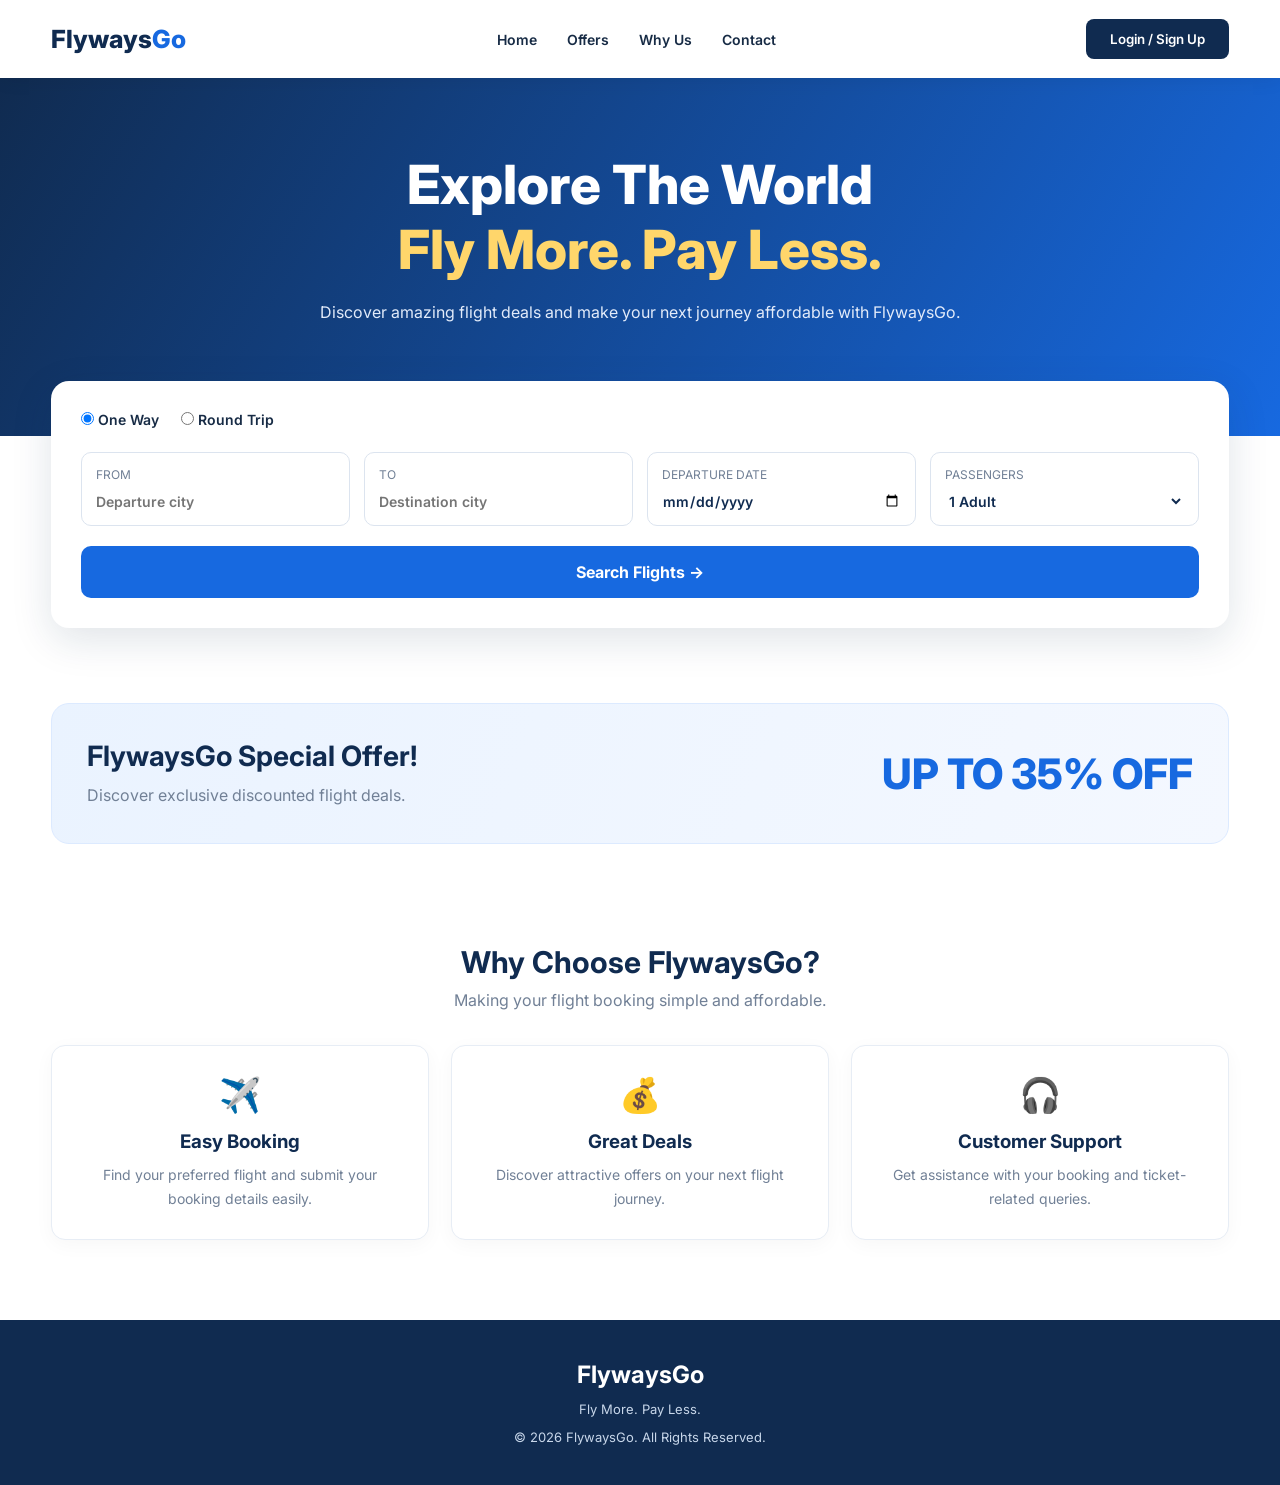
<file: index.html>
<!DOCTYPE html>
<html lang="en">
<head>
  <meta charset="UTF-8">
  <meta name="viewport" content="width=device-width, initial-scale=1.0">
  <meta name="theme-color" content="#102b50">

  <title>FlywaysGo — Fly More. Pay Less.</title>

  <meta name="description" content="Book affordable flights with FlywaysGo.">

  <link rel="stylesheet" href="./style.css">
</head>

<body>

  <header>
    <div class="container navbar">
      <a href="#" class="logo">Flyways<span>Go</span></a>

      <nav class="nav-links">
        <a href="#home">Home</a>
        <a href="#offers">Offers</a>
        <a href="#features">Why Us</a>
        <a href="#contact">Contact</a>
      </nav>

      <button class="login-btn">Login / Sign Up</button>
    </div>
  </header>

  <main>
    <section class="hero" id="home">
      <div class="container">
        <h1>Explore The World<br>
          <span>Fly More. Pay Less.</span>
        </h1>
        <p>Discover amazing flight deals and make your next journey affordable with FlywaysGo.</p>
      </div>
    </section>

    <section class="search-section">
      <div class="container">
        <div class="search-card">

          <div class="trip-options">
            <label><input type="radio" name="trip" checked> One Way</label>
            <label><input type="radio" name="trip"> Round Trip</label>
          </div>

          <div class="search-grid">
            <div class="field">
              <label>FROM</label>
              <input type="text" placeholder="Departure city">
            </div>

            <div class="field">
              <label>TO</label>
              <input type="text" placeholder="Destination city">
            </div>

            <div class="field">
              <label>DEPARTURE DATE</label>
              <input type="date">
            </div>

            <div class="field">
              <label>PASSENGERS</label>
              <select>
                <option>1 Adult</option>
                <option>2 Adults</option>
                <option>3 Adults</option>
                <option>4 Adults</option>
                <option>5 Adults</option>
              </select>
            </div>
          </div>

          <button class="search-btn">Search Flights →</button>

        </div>
      </div>
    </section>

    <section class="offer-section" id="offers">
      <div class="container">
        <div class="offer-box">
          <div>
            <h2>FlywaysGo Special Offer!</h2>
            <p>Discover exclusive discounted flight deals.</p>
          </div>
          <div class="discount">UP TO 35% OFF</div>
        </div>
      </div>
    </section>

    <section class="features" id="features">
      <div class="container">
        <div class="section-title">
          <h2>Why Choose FlywaysGo?</h2>
          <p>Making your flight booking simple and affordable.</p>
        </div>

        <div class="feature-grid">
          <div class="feature-card">
            <div class="feature-icon">✈️</div>
            <h3>Easy Booking</h3>
            <p>Find your preferred flight and submit your booking details easily.</p>
          </div>

          <div class="feature-card">
            <div class="feature-icon">💰</div>
            <h3>Great Deals</h3>
            <p>Discover attractive offers on your next flight journey.</p>
          </div>

          <div class="feature-card">
            <div class="feature-icon">🎧</div>
            <h3>Customer Support</h3>
            <p>Get assistance with your booking and ticket-related queries.</p>
          </div>
        </div>
      </div>
    </section>
  </main>

  <footer id="contact">
    <div class="container">
      <h2>FlywaysGo</h2>
      <p>Fly More. Pay Less.</p>
      <p>© 2026 FlywaysGo. All Rights Reserved.</p>
    </div>
  </footer>
<script src="./script.js"></script>
</body>
</html>
</file>
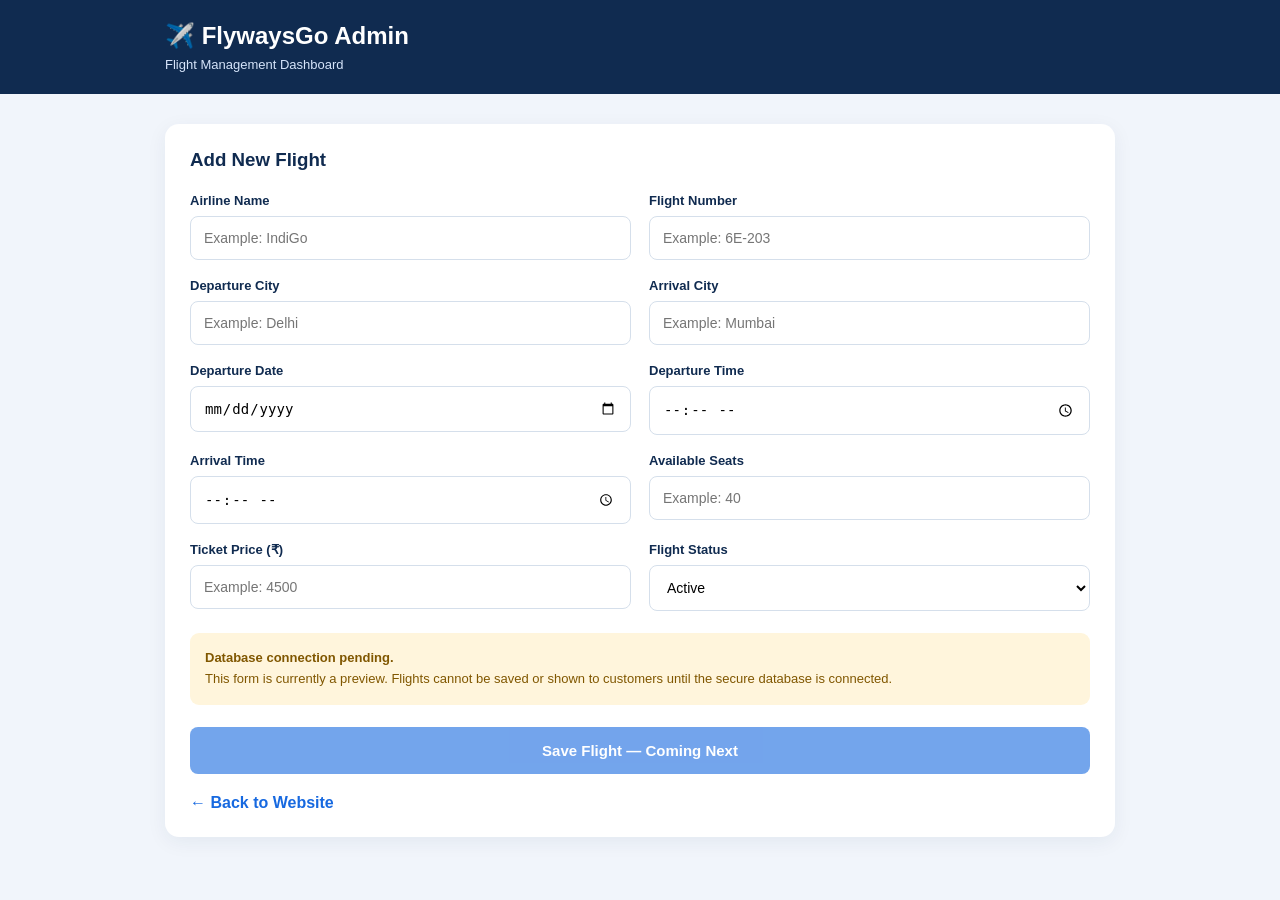
<file: admin.html>
<!DOCTYPE html>
<html lang="en">
<head>
  <meta charset="UTF-8">
  <meta name="viewport" content="width=device-width, initial-scale=1.0">
  <meta name="theme-color" content="#102b50">
  <title>FlywaysGo Admin Panel</title>

  <style>
    * {
      box-sizing: border-box;
    }

    body {
      margin: 0;
      font-family: Arial, sans-serif;
      background: #f1f5fb;
      color: #102b50;
    }

    header {
      background: #102b50;
      color: white;
      padding: 22px;
    }

    .container {
      max-width: 950px;
      width: 92%;
      margin: auto;
    }

    header h2 {
      margin: 0;
    }

    .subtitle {
      color: #d5e4fa;
      font-size: 13px;
      margin-top: 7px;
    }

    .panel {
      background: white;
      padding: 25px;
      margin: 30px auto;
      border-radius: 14px;
      box-shadow: 0 5px 20px #102b5010;
    }

    h3 {
      margin-top: 0;
      margin-bottom: 22px;
    }

    .form-grid {
      display: grid;
      grid-template-columns: 1fr 1fr;
      gap: 18px;
    }

    .field label {
      display: block;
      font-size: 13px;
      font-weight: bold;
      margin-bottom: 8px;
    }

    .field input,
    .field select {
      width: 100%;
      padding: 13px;
      border: 1px solid #d5dfeb;
      border-radius: 8px;
      font-size: 14px;
      background: white;
    }

    .notice {
      background: #fff5dc;
      color: #805700;
      padding: 15px;
      border-radius: 9px;
      font-size: 13px;
      line-height: 1.6;
      margin-top: 22px;
    }

    .save-btn {
      width: 100%;
      padding: 15px;
      margin-top: 22px;
      background: #1769e0;
      color: white;
      border: 0;
      border-radius: 8px;
      font-size: 15px;
      font-weight: bold;
      cursor: not-allowed;
      opacity: .6;
    }

    .back {
      display: inline-block;
      margin-top: 20px;
      color: #1769e0;
      text-decoration: none;
      font-weight: bold;
    }

    @media(max-width: 600px) {
      .form-grid {
        grid-template-columns: 1fr;
      }

      .panel {
        padding: 18px;
      }
    }
  </style>
</head>

<body>

<header>
  <div class="container">
    <h2>✈️ FlywaysGo Admin</h2>
    <div class="subtitle">Flight Management Dashboard</div>
  </div>
</header>

<main class="container">

  <section class="panel">

    <h3>Add New Flight</h3>

    <form id="flightForm">

      <div class="form-grid">

        <div class="field">
          <label>Airline Name</label>
          <input type="text" placeholder="Example: IndiGo" required>
        </div>

        <div class="field">
          <label>Flight Number</label>
          <input type="text" placeholder="Example: 6E-203" required>
        </div>

        <div class="field">
          <label>Departure City</label>
          <input type="text" placeholder="Example: Delhi" required>
        </div>

        <div class="field">
          <label>Arrival City</label>
          <input type="text" placeholder="Example: Mumbai" required>
        </div>

        <div class="field">
          <label>Departure Date</label>
          <input type="date" required>
        </div>

        <div class="field">
          <label>Departure Time</label>
          <input type="time" required>
        </div>

        <div class="field">
          <label>Arrival Time</label>
          <input type="time" required>
        </div>

        <div class="field">
          <label>Available Seats</label>
          <input type="number" min="1" placeholder="Example: 40" required>
        </div>

        <div class="field">
          <label>Ticket Price (₹)</label>
          <input type="number" min="1" placeholder="Example: 4500" required>
        </div>

        <div class="field">
          <label>Flight Status</label>
          <select>
            <option>Active</option>
            <option>Inactive</option>
          </select>
        </div>

      </div>

      <div class="notice">
        <strong>Database connection pending.</strong><br>
        This form is currently a preview. Flights cannot be saved or shown to customers until the secure database is connected.
      </div>

      <button type="button" class="save-btn" disabled>
        Save Flight — Coming Next
      </button>

    </form>

    <a href="./index.html" class="back">← Back to Website</a>

  </section>

</main>

</body>
            </html>
</file>
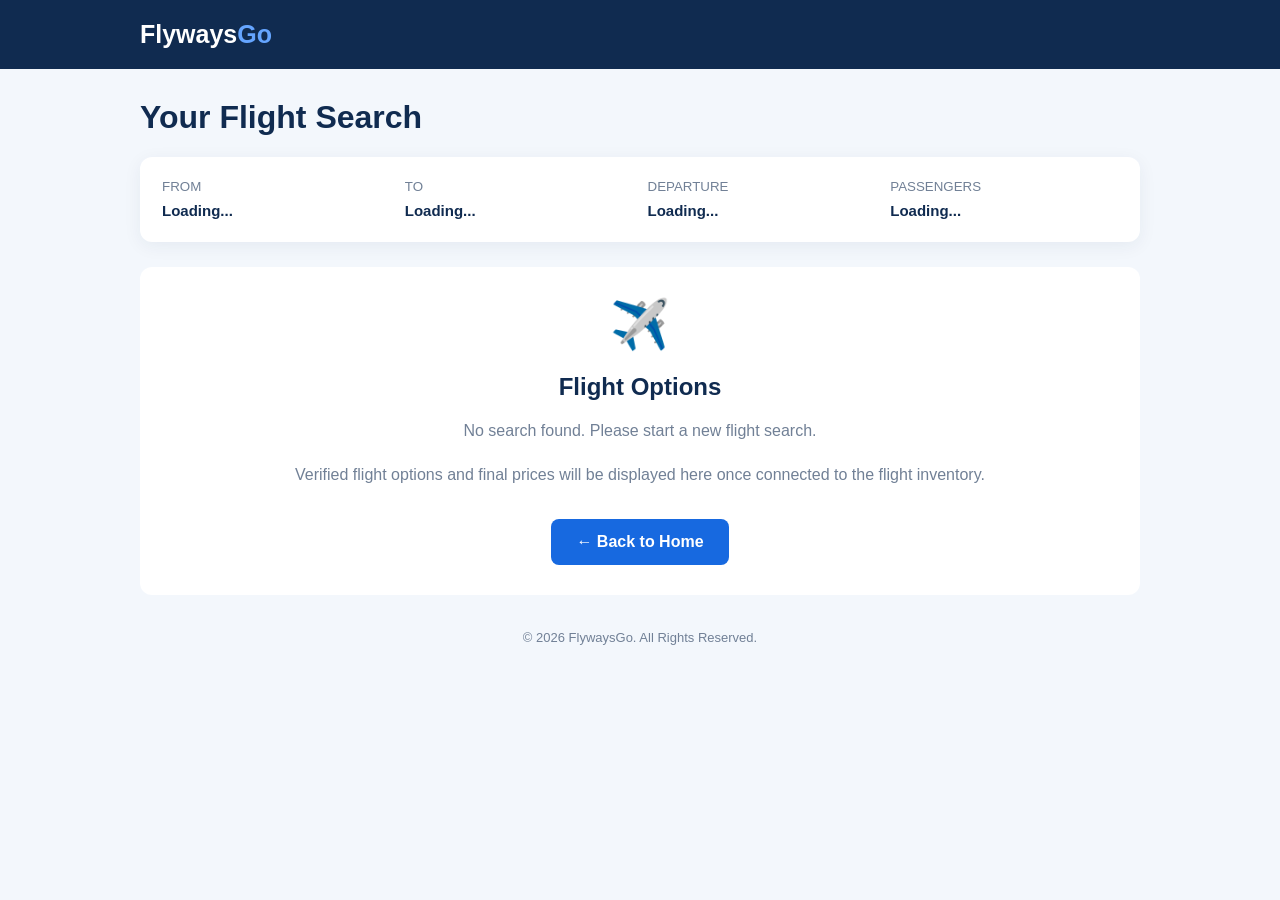
<file: flights.html>
<!DOCTYPE html>
<html lang="en">
<head>
  <meta charset="UTF-8">
  <meta name="viewport" content="width=device-width, initial-scale=1.0">
  <meta name="theme-color" content="#102b50">
  <title>Flight Results | FlywaysGo</title>

  <style>
    * { box-sizing: border-box; }

    body {
      margin: 0;
      font-family: Arial, sans-serif;
      background: #f3f7fc;
      color: #102b50;
    }

    header {
      background: #102b50;
      color: white;
      padding: 20px;
    }

    .container {
      width: 92%;
      max-width: 1000px;
      margin: auto;
    }

    .logo {
      font-size: 25px;
      font-weight: bold;
    }

    .logo span { color: #65a5ff; }

    h1 { margin-top: 30px; }

    .search-summary {
      background: white;
      padding: 22px;
      border-radius: 12px;
      display: grid;
      grid-template-columns: repeat(4, 1fr);
      gap: 15px;
      box-shadow: 0 4px 18px #102b5010;
    }

    .item small {
      display: block;
      color: #718096;
      margin-bottom: 8px;
    }

    .item strong {
      font-size: 15px;
      overflow-wrap: anywhere;
    }

    .results {
      background: white;
      padding: 30px;
      margin-top: 25px;
      border-radius: 12px;
      text-align: center;
    }

    .plane {
      font-size: 48px;
    }

    .results h2 {
      margin-bottom: 10px;
    }

    .results p {
      color: #718096;
      line-height: 1.7;
    }

    .back-btn {
      display: inline-block;
      margin-top: 15px;
      padding: 14px 25px;
      background: #1769e0;
      color: white;
      text-decoration: none;
      border-radius: 8px;
      font-weight: bold;
    }

    footer {
      text-align: center;
      padding: 35px 10px;
      color: #718096;
      font-size: 13px;
    }

    @media(max-width: 600px) {
      .search-summary {
        grid-template-columns: 1fr 1fr;
      }

      .results { padding: 22px 15px; }
    }
  </style>
</head>

<body>

<header>
  <div class="container">
    <div class="logo">Flyways<span>Go</span></div>
  </div>
</header>

<main class="container">

  <h1>Your Flight Search</h1>

  <section class="search-summary">

    <div class="item">
      <small>FROM</small>
      <strong id="from">Loading...</strong>
    </div>

    <div class="item">
      <small>TO</small>
      <strong id="to">Loading...</strong>
    </div>

    <div class="item">
      <small>DEPARTURE</small>
      <strong id="date">Loading...</strong>
    </div>

    <div class="item">
      <small>PASSENGERS</small>
      <strong id="passengers">Loading...</strong>
    </div>

  </section>

  <section class="results">

    <div class="plane">✈️</div>

    <h2>Flight Options</h2>

    <p id="message">
      Checking your search details...
    </p>

    <p>
      Verified flight options and final prices will be
      displayed here once connected to the flight inventory.
    </p>

    <a href="./index.html" class="back-btn">
      ← Back to Home
    </a>

  </section>

</main>

<footer>
  © 2026 FlywaysGo. All Rights Reserved.
</footer>

<script>
  const saved = sessionStorage.getItem("flywaysgo_search");

  if (saved) {
    try {
      const data = JSON.parse(saved);

      document.getElementById("from").textContent = data.from;
      document.getElementById("to").textContent = data.to;
      document.getElementById("date").textContent = data.departureDate;
      document.getElementById("passengers").textContent = data.passengers;

      document.getElementById("message").textContent =
        "Your search details have been received successfully.";
    } catch (error) {
      document.getElementById("message").textContent =
        "Search details could not be loaded. Please search again.";
    }
  } else {
    document.getElementById("message").textContent =
      "No search found. Please start a new flight search.";
  }
</script>

</body>
</html>
</file>
<file: style.css>
@import url('https://fonts.googleapis.com/css2?family=Inter:wght@400;500;600;700;800&display=swap');

:root {
  --primary: #102b50;
  --blue: #1769e0;
  --light: #f3f7fc;
  --white: #ffffff;
  --text: #172b45;
  --muted: #718096;
}

* {
  margin: 0;
  padding: 0;
  box-sizing: border-box;
}

body {
  font-family: 'Inter', sans-serif;
  background: var(--white);
  color: var(--text);
}

button, input, select {
  font-family: inherit;
}

a {
  text-decoration: none;
  color: inherit;
}

.container {
  width: min(1180px, 92%);
  margin: auto;
}

header {
  background: white;
  box-shadow: 0 3px 18px rgba(0,0,0,.06);
  position: relative;
  z-index: 10;
}

.navbar {
  min-height: 78px;
  display: flex;
  align-items: center;
  justify-content: space-between;
  gap: 20px;
}

.logo {
  font-size: 25px;
  font-weight: 800;
  color: var(--primary);
}

.logo span {
  color: var(--blue);
}

.nav-links {
  display: flex;
  gap: 30px;
  align-items: center;
}

.nav-links a {
  font-size: 14px;
  font-weight: 600;
}

.nav-links a:hover {
  color: var(--blue);
}

.login-btn {
  background: var(--primary);
  color: white;
  padding: 12px 24px;
  border-radius: 8px;
  font-weight: 600;
  border: none;
  cursor: pointer;
}

.hero {
  background: linear-gradient(120deg, #102b50, #1769e0);
  color: white;
  padding: 75px 0 110px;
  text-align: center;
}

.hero h1 {
  font-size: clamp(32px, 5vw, 54px);
  font-weight: 800;
  line-height: 1.2;
  margin-bottom: 16px;
}

.hero h1 span {
  color: #ffd66b;
}

.hero p {
  font-size: 16px;
  color: #e2ebfa;
  line-height: 1.7;
}

.search-section {
  margin-top: -55px;
  position: relative;
  z-index: 2;
}

.search-card {
  background: white;
  padding: 30px;
  border-radius: 18px;
  box-shadow: 0 12px 40px rgba(16,43,80,.13);
}

.trip-options {
  display: flex;
  gap: 22px;
  margin-bottom: 24px;
}

.trip-options label {
  font-size: 14px;
  font-weight: 600;
  cursor: pointer;
}

.search-grid {
  display: grid;
  grid-template-columns: repeat(4, 1fr);
  gap: 14px;
}

.field {
  border: 1px solid #dce4ef;
  padding: 14px;
  border-radius: 10px;
  min-width: 0;
}

.field label {
  display: block;
  color: var(--muted);
  font-size: 12px;
  margin-bottom: 9px;
}

.field input,
.field select {
  width: 100%;
  border: none;
  outline: none;
  background: transparent;
  color: var(--primary);
  font-size: 14px;
  font-weight: 600;
}

.search-btn {
  width: 100%;
  margin-top: 20px;
  padding: 16px;
  border: none;
  background: var(--blue);
  color: white;
  font-size: 16px;
  font-weight: 700;
  border-radius: 10px;
  cursor: pointer;
}

.search-btn:hover {
  background: var(--primary);
}

.offer-section {
  padding: 75px 0;
}

.offer-box {
  background: linear-gradient(110deg, #eaf3ff, #f4f8ff);
  border: 1px solid #dceaff;
  padding: 35px;
  border-radius: 18px;
  display: flex;
  align-items: center;
  justify-content: space-between;
  gap: 20px;
}

.offer-box h2 {
  font-size: 28px;
  color: var(--primary);
  margin-bottom: 10px;
}

.offer-box p {
  color: var(--muted);
  line-height: 1.6;
}

.discount {
  font-size: 42px;
  font-weight: 800;
  color: var(--blue);
  white-space: nowrap;
}

.section-title {
  text-align: center;
  margin-bottom: 35px;
}

.section-title h2 {
  font-size: 30px;
  color: var(--primary);
  margin-bottom: 10px;
}

.section-title p {
  color: var(--muted);
}

.features {
  padding: 25px 0 80px;
}

.feature-grid {
  display: grid;
  grid-template-columns: repeat(3, 1fr);
  gap: 22px;
}

.feature-card {
  padding: 28px;
  background: white;
  border: 1px solid #e7edf5;
  border-radius: 14px;
  text-align: center;
  box-shadow: 0 5px 20px rgba(0,0,0,.035);
}

.feature-icon {
  font-size: 34px;
  margin-bottom: 15px;
}

.feature-card h3 {
  color: var(--primary);
  margin-bottom: 10px;
}

.feature-card p {
  font-size: 14px;
  color: var(--muted);
  line-height: 1.7;
}

footer {
  background: #102b50;
  color: white;
  padding: 40px 0;
  text-align: center;
}

footer p {
  color: #c8d7ea;
  font-size: 13px;
  margin-top: 12px;
}

@media(max-width: 768px) {
  .nav-links {
    display: none;
  }

  .hero {
    padding: 55px 0 90px;
  }

  .search-grid {
    grid-template-columns: 1fr 1fr;
  }

  .offer-box {
    flex-direction: column;
    align-items: flex-start;
  }

  .feature-grid {
    grid-template-columns: 1fr;
  }

  .discount {
    font-size: 35px;
  }
}

@media(max-width: 420px) {
  .search-grid {
    grid-template-columns: 1fr;
  }

  .search-card {
    padding: 18px;
  }
}
</file>
